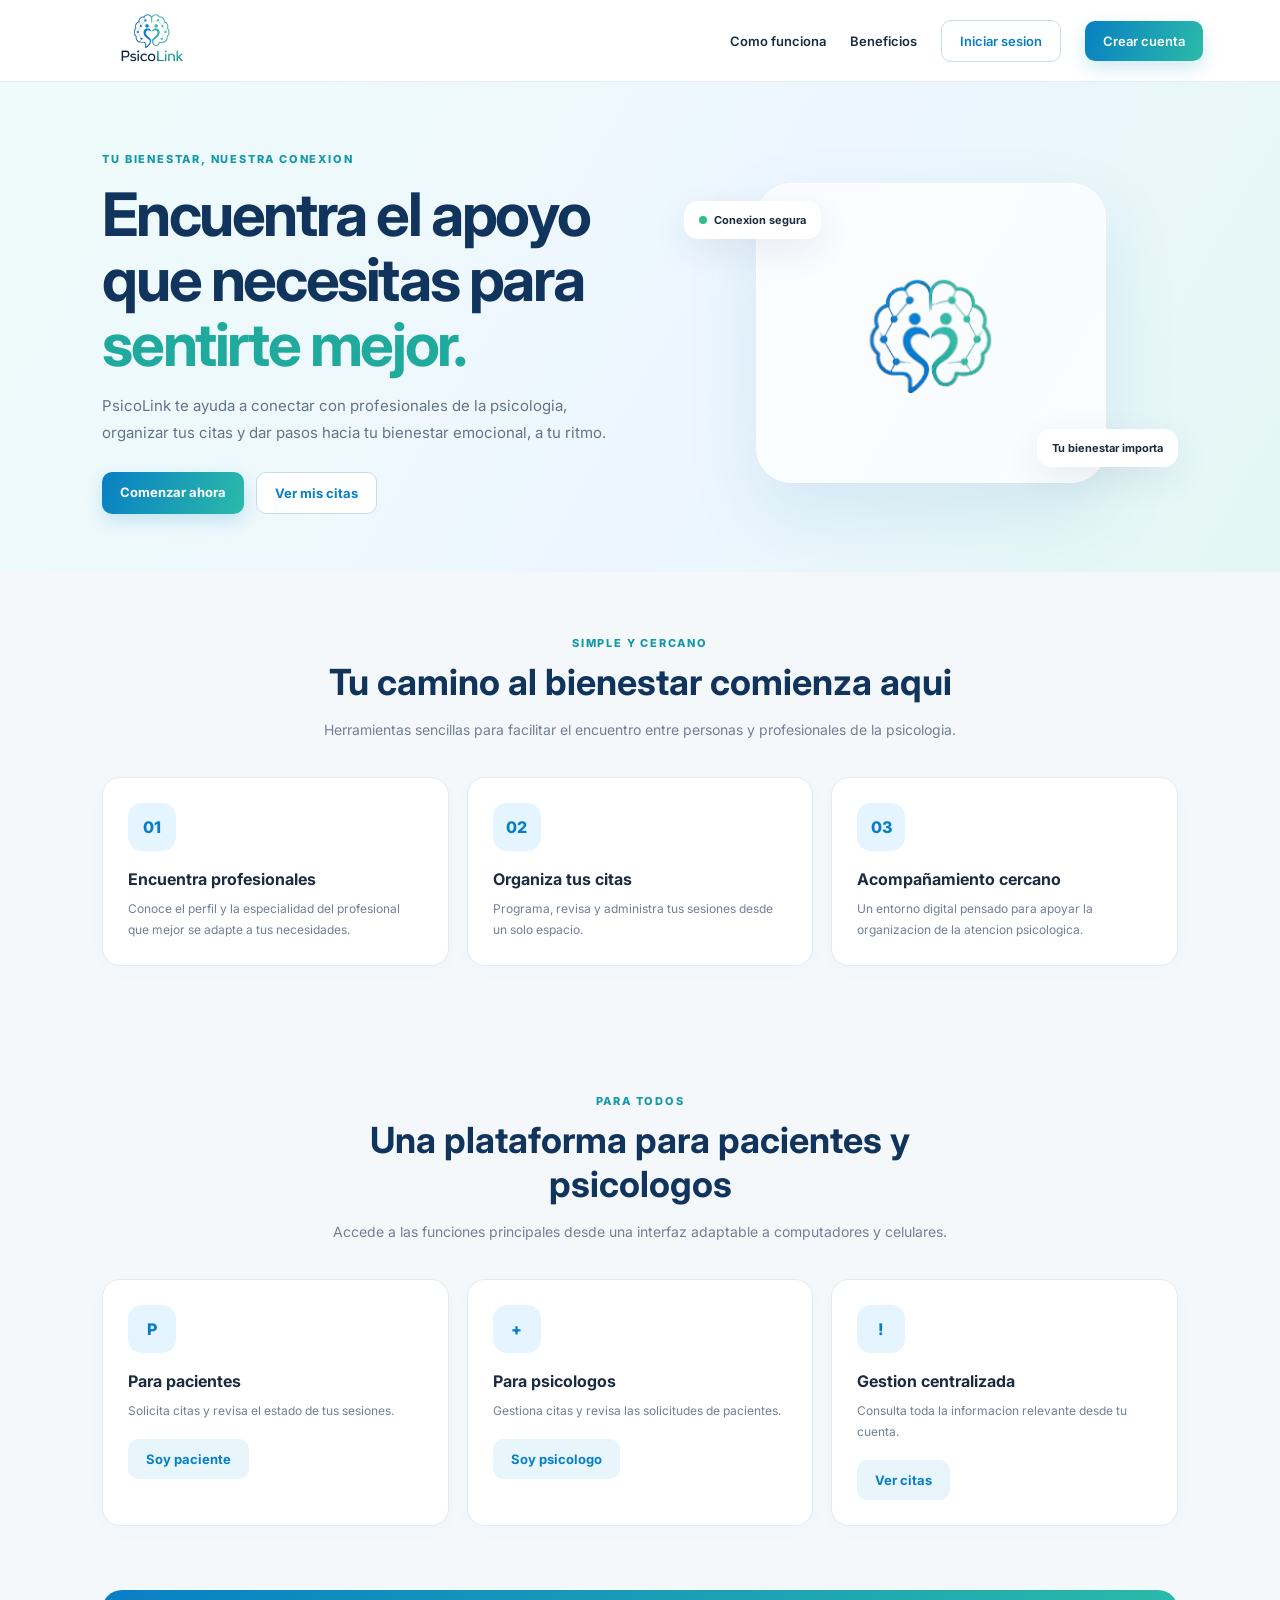
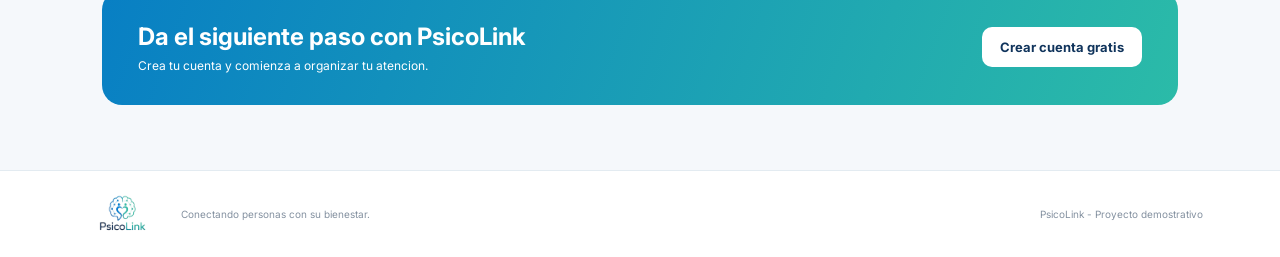
<file: Proyecto/pages/index.html>
<!DOCTYPE html>
<html lang="es">
<head>
  <meta charset="UTF-8">
  <meta name="viewport" content="width=device-width, initial-scale=1.0">
  <meta name="theme-color" content="#087fc4">
  <title>PsicoLink | Bienestar emocional</title>
  <link rel="stylesheet" href="../style/styles.css">
</head>
<body>
  <header class="public-header">
    <a href="index.html" class="brand" aria-label="Ir al inicio">
      <img src="../img/logo.png" alt="PsicoLink">
    </a>
    <nav class="public-nav" aria-label="Navegacion principal">
      <a href="#como-funciona">Como funciona</a>
      <a href="#beneficios">Beneficios</a>
      <a class="btn btn-outline" href="Iniciar_sesion.html">Iniciar sesion</a>
      <a class="btn btn-primary" href="registrarse.html" style="color: white;">Crear cuenta</a>
    </nav>
  </header>

  <main>
    <section class="hero">
      <div>
        <div class="eyebrow">Tu bienestar, nuestra conexion</div>
        <h1>Encuentra el apoyo que necesitas para <em>sentirte mejor.</em></h1>
        <p>PsicoLink te ayuda a conectar con profesionales de la psicologia, organizar tus citas y dar pasos hacia tu bienestar emocional, a tu ritmo.</p>
        <div class="hero-actions">
          <a class="btn btn-primary" href="registrarse.html">Comenzar ahora</a>
          <a class="btn btn-outline" href="">Ver mis citas</a>
        </div>
      </div>
      <div class="hero-art">
        <div class="float-tag tag-one"><span class="float-dot"></span>Conexion segura</div>
        <div class="hero-logo-wrap">
          <img src="../img/logo2.png" alt="PsicoLink">
        </div>
        <div class="float-tag tag-two">Tu bienestar importa</div>
      </div>
    </section>

    <section class="section" id="como-funciona">
      <div class="section-heading">
        <div class="eyebrow">Simple y cercano</div>
        <h2>Tu camino al bienestar comienza aqui</h2>
        <p>Herramientas sencillas para facilitar el encuentro entre personas y profesionales de la psicologia.</p>
      </div>
      <div class="feature-grid">
        <article class="feature-card">
          <div class="feature-icon">01</div>
          <h3>Encuentra profesionales</h3>
          <p>Conoce el perfil y la especialidad del profesional que mejor se adapte a tus necesidades.</p>
        </article>
        <article class="feature-card">
          <div class="feature-icon">02</div>
          <h3>Organiza tus citas</h3>
          <p>Programa, revisa y administra tus sesiones desde un solo espacio.</p>
        </article>
        <article class="feature-card">
          <div class="feature-icon">03</div>
          <h3>Acompañamiento cercano</h3>
          <p>Un entorno digital pensado para apoyar la organizacion de la atencion psicologica.</p>
        </article>
      </div>
    </section>

    <section class="section" id="beneficios">
      <div class="section-heading">
        <div class="eyebrow">Para todos</div>
        <h2>Una plataforma para pacientes y psicologos</h2>
        <p>Accede a las funciones principales desde una interfaz adaptable a computadores y celulares.</p>
      </div>
      <div class="feature-grid">
        <article class="feature-card">
          <div class="feature-icon">P</div>
          <h3>Para pacientes</h3>
          <p>Solicita citas y revisa el estado de tus sesiones.</p>
          <a class="btn btn-soft" href="registrarse.html" style="display:inline-block;margin-top:18px">Soy paciente</a>
        </article>
        <article class="feature-card">
          <div class="feature-icon">+</div>
          <h3>Para psicologos</h3>
          <p>Gestiona citas y revisa las solicitudes de pacientes.</p>
          <a class="btn btn-soft" href="Iniciar_sesion.html" style="display:inline-block;margin-top:18px">Soy psicologo</a>
        </article>
        <article class="feature-card">
          <div class="feature-icon">!</div>
          <h3>Gestion centralizada</h3>
          <p>Consulta toda la informacion relevante desde tu cuenta.</p>
          <a class="btn btn-soft" href="" style="display:inline-block;margin-top:18px">Ver citas</a>
        </article>
      </div>
    </section>

    <section class="cta-band">
      <div>
        <h2>Da el siguiente paso con PsicoLink</h2>
        <p>Crea tu cuenta y comienza a organizar tu atencion.</p>
      </div>
      <a class="btn" href="registrarse.html">Crear cuenta gratis</a>
    </section>
  </main>

  <footer class="public-footer">
    <div class="footer-brand">
      <img src="../img/logo.png" alt="PsicoLink">
      <span>Conectando personas con su bienestar.</span>
    </div>
    <span>PsicoLink - Proyecto demostrativo</span>
  </footer>
</body>
</html>
</file>
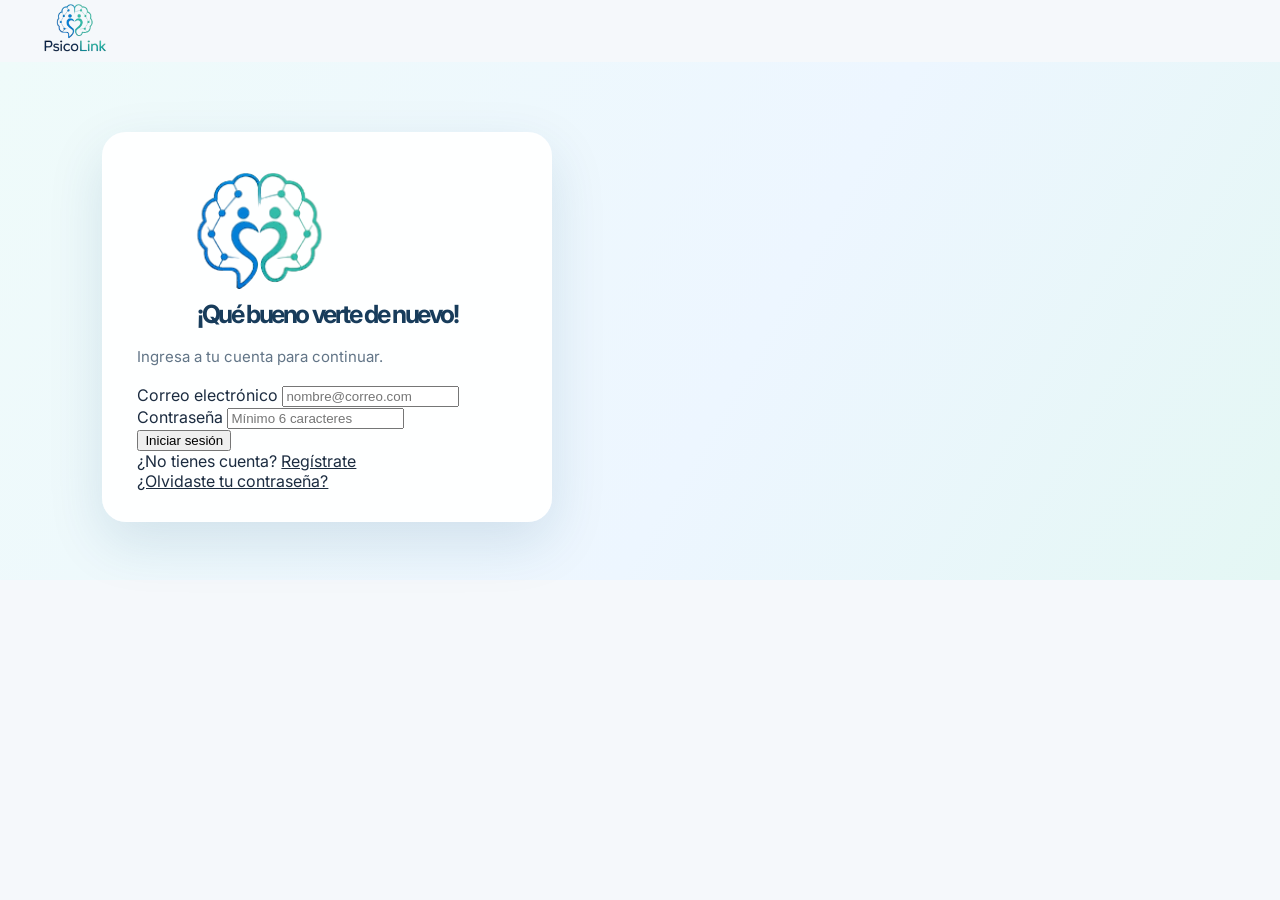
<file: Proyecto/html/Iniciar_sesion.html>
<!DOCTYPE html>
<html lang="es">
  <head>
    <meta charset="UTF-8" />
    <meta name="viewport" content="width=device-width, initial-scale=1.0" />
    <title>PsicoLink | Iniciar sesión</title>
    <link href="../style/styles.css" rel="stylesheet" type="text/css"   >
      
  </head>
  <body>
    <header class="topbar">
     <a href="#" class="brand" aria-label="PsicoLink">
    <img src="../img/logo.png" alt="PsicoLink" class="brand-logo" />
    </a>
    </header>

    <main class="hero">
      <section class="auth-card" aria-label="Inicio de sesión">
        <div class="card-brand">
        <img src="../img/logo2.png" alt="PsicoLink" class="brand-logo" />
        </div>

        
        <h1>¡Qué bueno verte de nuevo!</h1>
        <p class="subtitle">Ingresa a tu cuenta para continuar.</p>

        <form>
          <div class="field">
            <label for="email">Correo electrónico</label>
            <input id="email" type="email" placeholder="nombre@correo.com" />
          </div>

          <div class="field">
            <label for="password">Contraseña</label>
            <input id="password" type="password" placeholder="Mínimo 6 caracteres" />
          </div>

          <button type="submit" class="btn-login">Iniciar sesión</button>
        </form>

        <div class="text-links">
          <div>¿No tienes cuenta? <a href="registrarse.html">Regístrate</a></div>
          <div><a href="#">¿Olvidaste tu contraseña?</a></div>
          
          
        </div>
      </section>
    </main>
  </body>
</html>
</file>
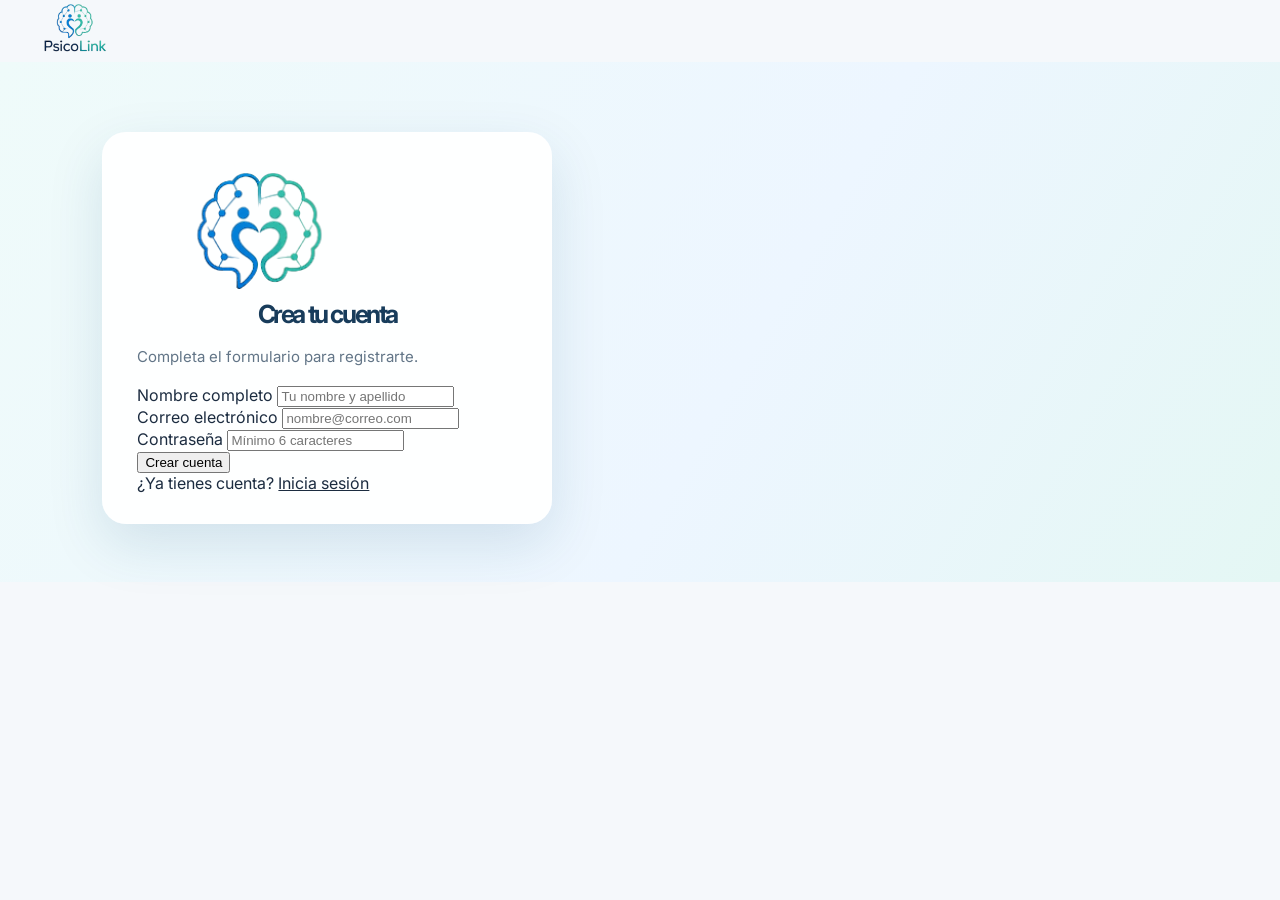
<file: Proyecto/html/registrarse.html>
<!DOCTYPE html>
<html lang="es">
  <head>
    <meta charset="UTF-8" />
    <meta name="viewport" content="width=device-width, initial-scale=1.0" />
    <title>PsicoLink | Iniciar sesión</title>
    <link href="../style/styles.css" rel="stylesheet" type="text/css">
  </head>
  <body>
    <header class="topbar">
     <a href="#" class="brand" aria-label="PsicoLink">
    <img src="../img/logo.png" alt="PsicoLink" class="brand-logo" />
    </a>
    </header>

    <main class="hero">
      <section class="auth-card" aria-label="Inicio de sesión">
        <div class="card-brand">
        <img src="../img/logo2.png" alt="PsicoLink" class="brand-logo" />
        </div>

        <h1>Crea tu cuenta</h1>
        <p class="subtitle">Completa el formulario para registrarte.</p>

        <form>
            <div class="field">
            <label for="name">Nombre completo</label>
            <input id="name" type="text" placeholder="Tu nombre y apellido" />
          </div>


          <div class="field">
            <label for="email">Correo electrónico</label>
            <input id="email" type="email" placeholder="nombre@correo.com" />
          </div>

          <div class="field">
            <label for="password">Contraseña</label>
            <input id="password" type="password" placeholder="Mínimo 6 caracteres" />
          </div>

          <button type="submit" class="btn-login">Crear cuenta</button>
        </form>

        <div class="text-links">
          <div>¿Ya tienes cuenta? <a href="iniciar_sesion.html">Inicia sesión</a></div>
        </div>
      </section>
    </main>
  </body>
</html>
</file>
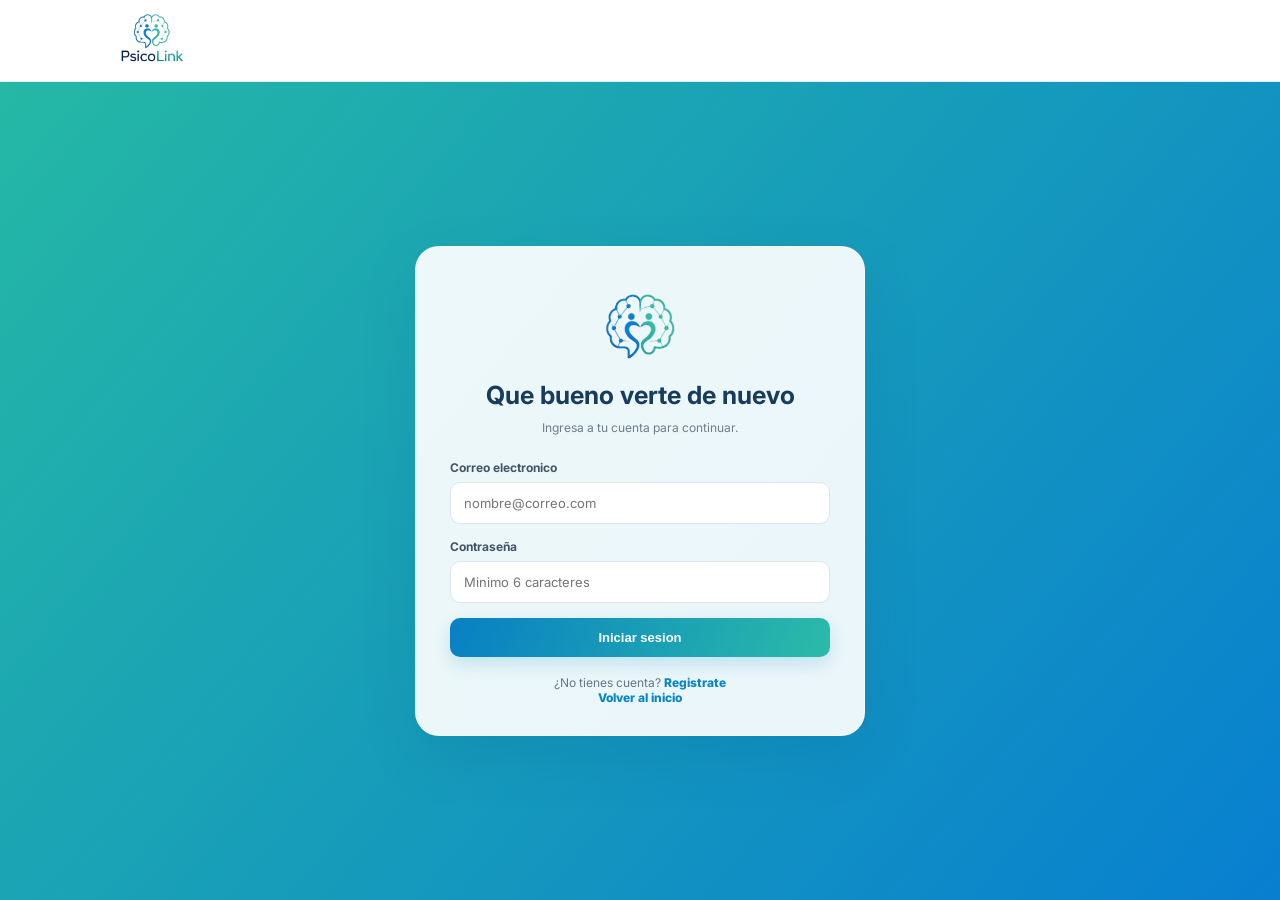
<file: Proyecto/pages/Iniciar_sesion.html>
<!DOCTYPE html>
<html lang="es">
  <head>
    <meta charset="UTF-8" />
    <meta name="viewport" content="width=device-width, initial-scale=1.0" />
    <title>PsicoLink | Iniciar sesión</title>
    <link href="../style/styles.css" rel="stylesheet" type="text/css"   >
      
  </head>
  <body>
    <header class="public-header">
      <a href="index.html" class="brand" aria-label="PsicoLink">
        <img src="../img/logo.png" alt="PsicoLink">
      </a>
    </header>

    <main class="auth-shell">
      <section class="auth-card" aria-label="Inicio de sesion">
        <img src="../img/logo2.png" alt="PsicoLink" class="auth-logo">
        <h1>Que bueno verte de nuevo</h1>
        <p class="auth-subtitle">Ingresa a tu cuenta para continuar.</p>

        <form action="Citas.php" method="post">
          <div class="form-group">
            <label for="email">Correo electronico</label>
            <input class="form-control" id="email" name="email" type="email" placeholder="nombre@correo.com" required>
          </div>

          <div class="form-group">
            <label for="password">Contraseña</label>
            <input class="form-control" id="password" name="password" type="password" placeholder="Minimo 6 caracteres" minlength="6" required>
          </div>

          <button type="submit" class="btn btn-primary btn-block">Iniciar sesion</button>
        </form>

        <p class="auth-bottom">
          ¿No tienes cuenta? <a class="link-btn" href="registrarse.html">Registrate</a><br>
          <a class="link-btn" href="index.html">Volver al inicio</a>
        </p>
      </section>
    </main>
  </body>
</html>
</file>
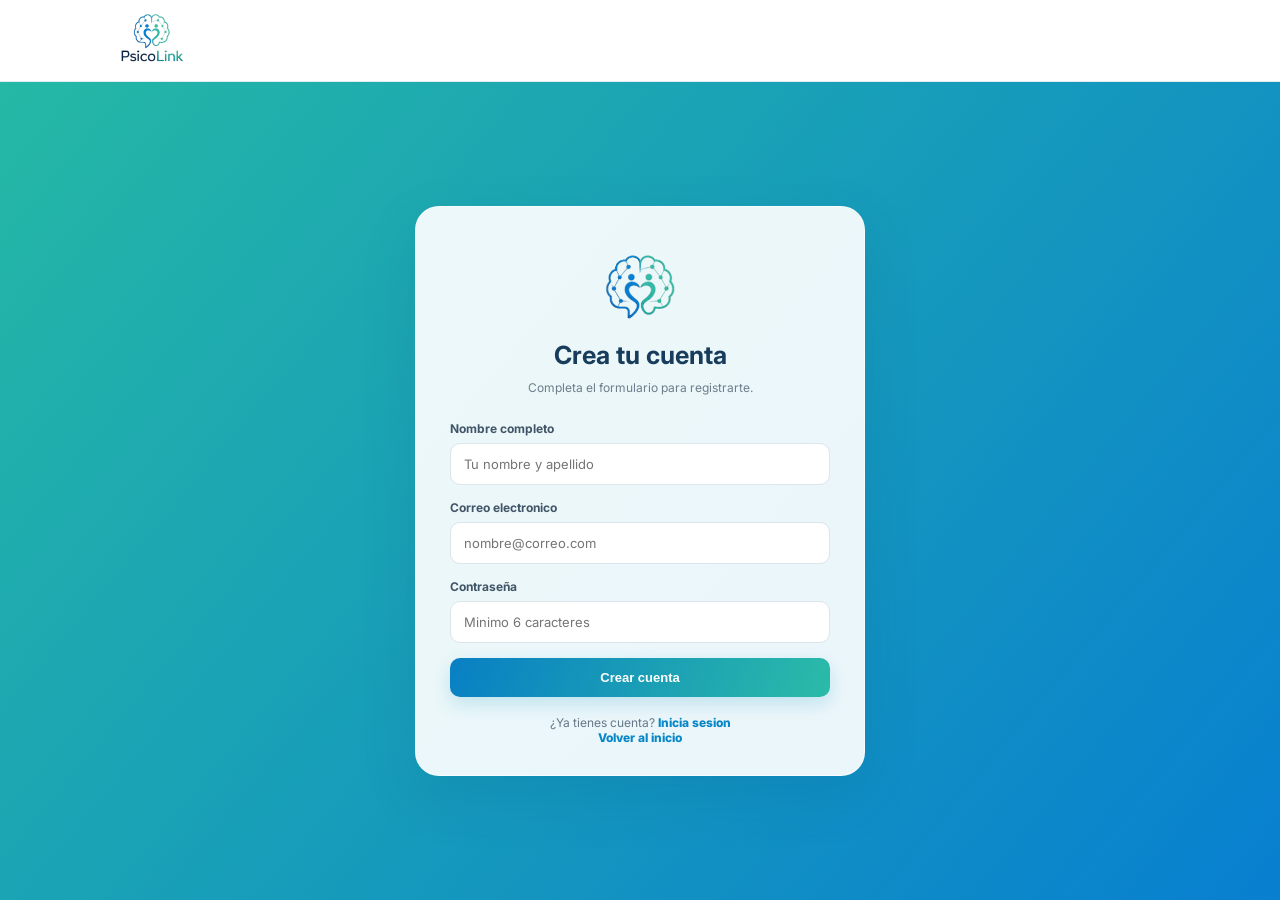
<file: Proyecto/pages/registrarse.html>
<!DOCTYPE html>
<html lang="es">

<head>
  <meta charset="UTF-8" />
  <meta name="viewport" content="width=device-width, initial-scale=1.0" />
  <title>PsicoLink | Iniciar sesión</title>
  <link href="../style/styles.css" rel="stylesheet" type="text/css">
</head>

<body>
  <header class="public-header">
    <a href="index.html" class="brand" aria-label="PsicoLink">
      <img src="../img/logo.png" alt="PsicoLink">
    </a>
  </header>
<!-- Incluir
    fecha de nacimiento 
    genero
    telefono 
-->
  <main class="auth-shell">
    <section class="auth-card" aria-label="Crear cuenta">
      <img src="../img/logo2.png" alt="PsicoLink" class="auth-logo">
      <h1>Crea tu cuenta</h1>
      <p class="auth-subtitle">Completa el formulario para registrarte.</p>

      <form action="iniciar_sesion.html" method="post">
        <div class="form-group">
          <label for="name">Nombre completo</label>
          <input class="form-control" id="name" name="name" type="text" placeholder="Tu nombre y apellido" minlength="3"
            required>
        </div>

        <div class="form-group">
          <label for="email">Correo electronico</label>
          <input class="form-control" id="email" name="email" type="email" placeholder="nombre@correo.com" required>
        </div>

        <div class="form-group">
          <label for="password">Contraseña</label>
          <input class="form-control" id="password" name="password" type="password" placeholder="Minimo 6 caracteres"
            minlength="6" required>
        </div>

        <button type="submit" class="btn btn-primary btn-block">Crear cuenta</button>
      </form>

      <p class="auth-bottom">
        ¿Ya tienes cuenta? <a class="link-btn" href="Iniciar_sesion.html">Inicia sesion</a><br>
        <a class="link-btn" href="index.html">Volver al inicio</a>
      </p>
    </section>
  </main>
</body>

</html>
</file>
<file: Proyecto/style/styles.css>
@import url("https://fonts.googleapis.com/css2?family=Inter:wght@400;600;700;800&display=swap");

:root {
  --blue: #087fc4;
  --dark: #10345c;
  --teal: #2bbba8;
  --ink: #1c2c40;
  --muted: #718096;
  --line: #e3ebf1;
  --bg: #f5f8fb;
  --white: #fff;
}

* { box-sizing: border-box; }
html { scroll-behavior: smooth; }
body {
  margin: 0;
  color: var(--ink);
  background: var(--bg);
  font-family: Inter, "Segoe UI", sans-serif;
}
img { max-width: 100%; }
a { color: inherit; }

.public-header {
  height: 82px;
  padding: 12px clamp(18px, 6vw, 90px);
  display: flex;
  align-items: center;
  justify-content: space-between;
  background: var(--white);
  border-bottom: 1px solid var(--line);
}
.brand img { width: 150px; height: 58px; object-fit: contain; }
.public-nav { display: flex; align-items: center; gap: 24px; }
.public-nav a { text-decoration: none; font-size: 13px; font-weight: 600; }

.btn {
  border: 0;
  border-radius: 10px;
  padding: 12px 18px;
  display: inline-block;
  font-weight: 700;
  font-size: 13px;
  text-align: center;
  text-decoration: none;
  cursor: pointer;
}
.btn-primary {
  color: var(--white);
  background: linear-gradient(110deg, var(--blue), var(--teal));
  box-shadow: 0 7px 18px #0b91bd30;
}
.btn-outline { color: var(--blue); background: var(--white); border: 1px solid #c8dce8; }
.btn-soft { color: var(--blue); background: #e8f6fb; }
.btn-block { width: 100%; }

.hero {
  min-height: 470px;
  padding: 70px clamp(18px, 8vw, 120px) 58px;
  display: grid;
  grid-template-columns: 1.05fr .95fr;
  align-items: center;
  gap: 35px;
  background: linear-gradient(120deg, #effbfa, #edf6ff 58%, #e4f7f4);
}
.eyebrow {
  color: #1599a9;
  font-size: 11px;
  font-weight: 800;
  letter-spacing: 1.8px;
  text-transform: uppercase;
}
.hero h1 {
  margin: 16px 0;
  color: var(--dark);
  font-size: clamp(36px, 4.8vw, 60px);
  line-height: 1.08;
  letter-spacing: -2.4px;
}
.hero h1 em { color: #20aa9e; font-style: normal; }
.hero p { max-width: 510px; color: #627587; font-size: 15px; line-height: 1.8; }
.hero-actions { display: flex; flex-wrap: wrap; gap: 12px; margin-top: 26px; }
.hero-art { min-height: 320px; display: grid; place-items: center; position: relative; }
.hero-logo-wrap {
  width: min(350px, 90%);
  height: 300px;
  display: grid;
  place-items: center;
  background: #ffffffbd;
  border: 1px solid #fff;
  border-radius: 35px;
  box-shadow: 0 30px 70px #2b90ad20;
}
.hero-logo-wrap img { width: 240px; height: 240px; object-fit: contain; }
.float-tag {
  position: absolute;
  z-index: 2;
  padding: 12px 15px;
  border-radius: 14px;
  background: var(--white);
  box-shadow: 0 12px 35px rgba(21,57,88,.08);
  font-size: 11px;
  font-weight: 700;
}
.tag-one { top: 28px; left: 0; }
.tag-two { right: 0; bottom: 26px; }
.float-dot {
  width: 8px;
  height: 8px;
  margin-right: 7px;
  display: inline-block;
  border-radius: 50%;
  background: #2fbd91;
}

.section { padding: 64px clamp(18px, 8vw, 120px); }
.section-heading { max-width: 650px; margin: 0 auto 35px; text-align: center; }
.section-heading h2 { margin: 10px 0; color: var(--dark); font-size: clamp(25px, 3vw, 36px); }
.section-heading p { color: var(--muted); font-size: 14px; line-height: 1.7; }
.feature-grid { display: grid; grid-template-columns: repeat(3, 1fr); gap: 18px; }
.feature-card {
  padding: 25px;
  background: var(--white);
  border: 1px solid var(--line);
  border-radius: 18px;
  box-shadow: 0 5px 20px #17395c05;
}
.feature-icon {
  width: 48px;
  height: 48px;
  margin-bottom: 18px;
  display: grid;
  place-items: center;
  border-radius: 14px;
  background: #e4f5ff;
  color: var(--blue);
  font-weight: 800;
}
.feature-card h3 { margin: 0 0 9px; font-size: 16px; }
.feature-card p { margin: 0; color: var(--muted); font-size: 12px; line-height: 1.75; }

.cta-band {
  margin: 0 clamp(18px, 8vw, 120px) 65px;
  padding: 32px 36px;
  display: flex;
  align-items: center;
  justify-content: space-between;
  gap: 20px;
  color: var(--white);
  border-radius: 20px;
  background: linear-gradient(110deg, var(--blue), var(--teal));
}
.cta-band h2 { margin: 0 0 7px; font-size: 24px; }
.cta-band p { margin: 0; font-size: 12px; }
.cta-band .btn { color: var(--dark); background: var(--white); white-space: nowrap; }

.public-footer {
  padding: 22px clamp(18px, 6vw, 90px);
  display: flex;
  align-items: center;
  justify-content: space-between;
  gap: 20px;
  background: var(--white);
  border-top: 1px solid var(--line);
  color: #8491a0;
  font-size: 10px;
}
.footer-brand { display: flex; align-items: center; gap: 12px; }
.footer-brand img { width: 92px; height: 42px; object-fit: contain; }

.auth-shell {
  min-height: calc(100vh - 82px);
  padding: 42px 18px;
  display: grid;
  place-items: center;
  background: linear-gradient(130deg, #25b8a5, #087fd0);
}
.auth-card {
  width: min(100%, 450px);
  padding: 30px 34px;
  background: #ffffffea;
  border: 1px solid #ffffff99;
  border-radius: 24px;
  box-shadow: 0 20px 55px #00466d20;
}
.auth-logo {
  width: 135px;
  height: 95px;
  margin: 0 auto 8px;
  display: block;
  object-fit: contain;
}
.auth-card h1 { margin: 5px 0 8px; color: #183c5b; font-size: 25px; text-align: center; }
.auth-subtitle { margin: 0 0 23px; color: #6d7d8b; font-size: 12px; line-height: 1.6; text-align: center; }
.form-group { margin-bottom: 15px; }
.form-group label { margin-bottom: 7px; display: block; color: #415568; font-size: 12px; font-weight: 700; }
.form-control {
  width: 100%;
  padding: 12px 13px;
  border: 1px solid #dce5eb;
  border-radius: 10px;
  outline: 0;
  color: var(--ink);
  background: var(--white);
  font: inherit;
  font-size: 13px;
}
.form-control:focus { border-color: #2baec0; box-shadow: 0 0 0 3px #2baec01a; }
.auth-bottom { margin: 18px 0 0; color: #657788; font-size: 12px; text-align: center; }
.link-btn { color: #0787c8; font-weight: 800; text-decoration: none; }

@media (max-width: 760px) {
  .public-header { height: 70px; padding: 8px 16px; }
  .brand img { width: 130px; height: 50px; }
  .public-nav { gap: 8px; }
  .public-nav > a:first-child, .public-nav > a:nth-child(2) { display: none; }
  .public-nav .btn { padding: 9px 10px; font-size: 11px; }
  .hero { grid-template-columns: 1fr; min-height: auto; padding: 45px 22px 35px; }
  .hero h1 { font-size: 38px; }
  .hero-art { min-height: 230px; }
  .hero-logo-wrap { width: 270px; height: 210px; }
  .hero-logo-wrap img { width: 190px; height: 190px; }
  .tag-one { left: 0; }
  .tag-two { right: 0; }
  .section { padding: 45px 20px; }
  .feature-grid { grid-template-columns: 1fr; }
  .cta-band { margin: 0 18px 40px; padding: 25px; align-items: flex-start; flex-direction: column; }
  .public-footer { align-items: flex-start; flex-direction: column; }
  .auth-shell { min-height: calc(100vh - 70px); padding: 25px 14px; }
  .auth-card { padding: 25px 20px; }
}
</file>
